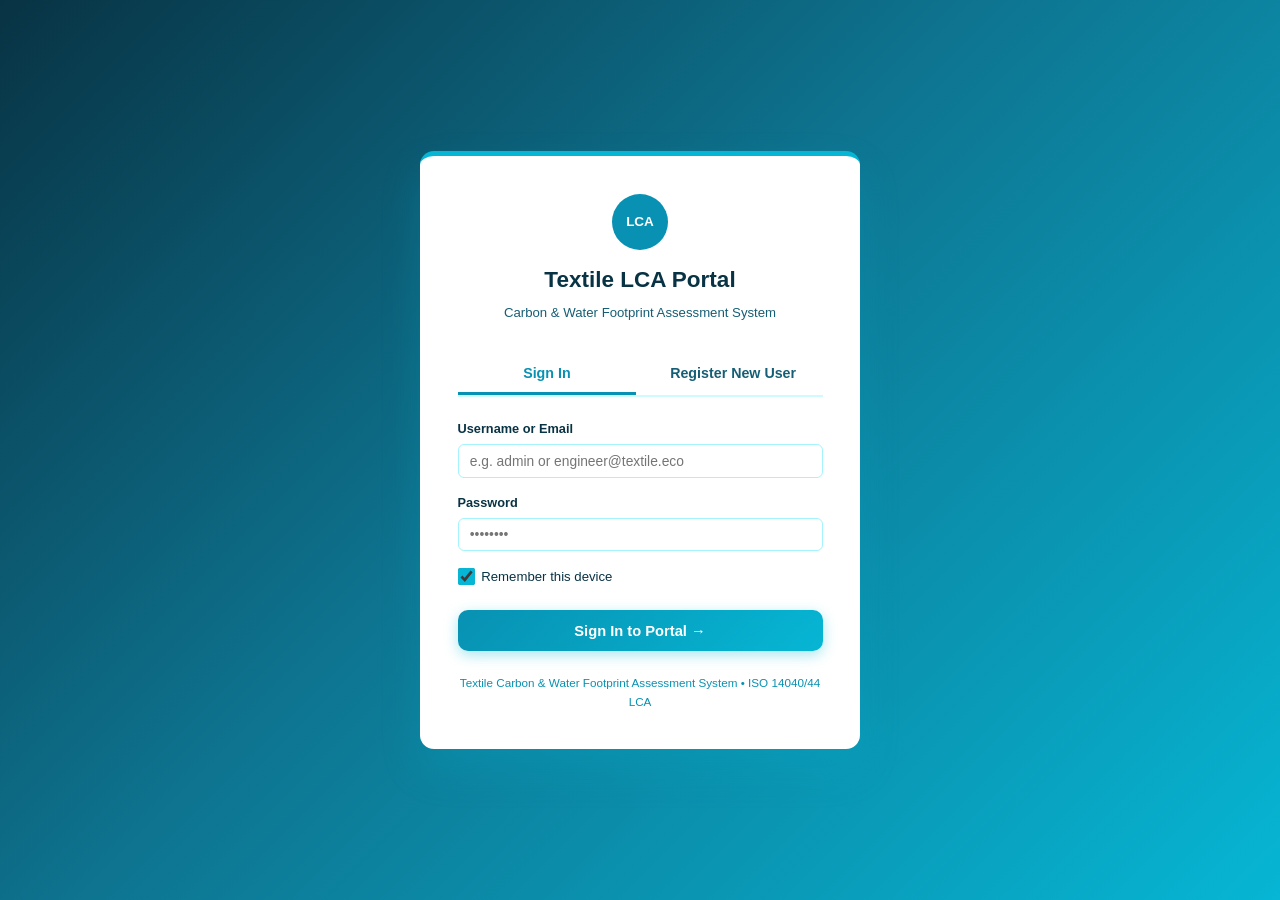
<file: index.html>
<!DOCTYPE html>
<html lang="en">
<head>
    <meta charset="UTF-8">
    <meta name="viewport" content="width=device-width, initial-scale=1.0">
    <title>Production &amp; Energy - Textile Footprint Calculator</title>
    <link rel="stylesheet" href="css/styles.css?v=2.3">
</head>
<body>
    <!-- Main Navigation Header -->
    <header class="site-header">
        <div class="nav-container">
            <a href="index.html" class="brand-logo">
                <span class="brand-icon">LCA</span>
                <span>Textile Footprint Calculator</span>
            </a>
            <ul class="nav-links">
                <li><a href="index.html" class="nav-link active">Production</a></li>
                <li><a href="spinning.html" class="nav-link">Spinning</a></li>
                <li><a href="fabrication.html" class="nav-link">Fabrication</a></li>
                <li><a href="wet-processing.html" class="nav-link">Wet Processing</a></li>
                <li><a href="printing.html" class="nav-link">Printing</a></li>
                <li><a href="garments.html" class="nav-link">Garments</a></li>
                <li><a href="etp.html" class="nav-link">ETP</a></li>
                <li><a href="packaging.html" class="nav-link">Packaging</a></li>
                <li><a href="results.html" class="nav-link">Results</a></li>
                <li><a href="chemicals.html" class="nav-link">Chemical Library</a></li>
                <li><a href="profile.html" class="nav-link">Orders &amp; Profile</a></li>
            </ul>
            <div class="user-nav-slot"></div>
        </div>
    </header>

    <!-- Progress Stepper (8 Steps) -->
    <div class="stepper-bar-container">
        <div class="stepper-bar">
            <a href="index.html" class="step-item active">
                <span class="step-number">•</span>
                <span>Production</span>
            </a>
            <div class="step-divider"></div>
            <a href="spinning.html" class="step-item">
                <span class="step-number">•</span>
                <span>Spinning</span>
            </a>
            <div class="step-divider"></div>
            <a href="fabrication.html" class="step-item">
                <span class="step-number">•</span>
                <span>Fabrication</span>
            </a>
            <div class="step-divider"></div>
            <a href="wet-processing.html" class="step-item">
                <span class="step-number">•</span>
                <span>Wet Processing</span>
            </a>
            <div class="step-divider"></div>
            <a href="printing.html" class="step-item">
                <span class="step-number">•</span>
                <span>Printing</span>
            </a>
            <div class="step-divider"></div>
            <a href="garments.html" class="step-item">
                <span class="step-number">•</span>
                <span>Garments</span>
            </a>
            <div class="step-divider"></div>
            <a href="etp.html" class="step-item">
                <span class="step-number">•</span>
                <span>ETP</span>
            </a>
            <div class="step-divider"></div>
            <a href="packaging.html" class="step-item">
                <span class="step-number">•</span>
                <span>Packaging</span>
            </a>
            <div class="step-divider"></div>
            <a href="results.html" class="step-item">
                <span class="step-number">•</span>
                <span>Results</span>
            </a>
        </div>
    </div>

    <!-- Main Container -->
    <main>
        <div class="page-intro">
            <h1 class="page-title">Production Overview &amp; Factory Energy</h1>
            <p class="page-subtitle">Configure the production order specifications and baseline facility energy sources.</p>
        </div>

        <!-- SECTION: Production Overview (Raw Material segment removed!) -->
        <section class="card" id="sec-production">
            <div class="card-header-styled">
                <h2><span>Production Overview</span></h2>
                <span class="badge-tag">Order Setup</span>
            </div>
            <p class="section-desc">Specify the fabric type and finished fabric target output weight.</p>

            <div class="form-row">
                <div class="form-group">
                    <label for="fabricType">Fabric Composition</label>
                    <select id="fabricType" onchange="handleFabricTypeChange()">
                        <option value="cotton">100% Cotton</option>
                        <option value="polyester">100% Polyester</option>
                        <option value="blend">Cotton / Polyester Blend</option>
                    </select>
                </div>
                <div class="form-group">
                    <label for="productionWeight">Production Weight (kg of finished fabric)</label>
                    <input type="number" id="productionWeight" value="1000" min="1" step="1">
                    <small>Basis for per-kg carbon and water intensity metrics</small>
                </div>
            </div>

            <!-- Blend Ratio Row -->
            <div class="form-row" id="blendRow" style="display: none;">
                <div class="form-group">
                    <label for="cottonRatio">Cotton Ratio (%)</label>
                    <input type="number" id="cottonRatio" value="60" min="0" max="100" step="1" oninput="handleRatioChange('cotton')">
                </div>
                <div class="form-group">
                    <label for="polyRatio">Polyester Ratio (%)</label>
                    <input type="number" id="polyRatio" value="40" min="0" max="100" step="1" oninput="handleRatioChange('poly')">
                </div>
            </div>
        </section>

        <!-- SECTION: General Energy Sources & Factory Utilities (Reference Only) -->
        <section class="card" id="sec-energy">
            <div class="card-header-styled">
                <h2><span>Factory Utilities Overview &amp; Emission Benchmarks</span></h2>
                <span class="badge-tag badge-blue">Display Only &bull; Reference Benchmarks</span>
            </div>
            <div style="background: #eff6ff; border: 1px solid #bfdbfe; border-left: 4px solid #3b82f6; border-radius: 6px; padding: 0.9rem 1.1rem; margin-bottom: 1.4rem; font-size: 0.88rem; color: #1e40af; line-height: 1.5;">
                <strong>LCA Accounting Note:</strong> The baseline electricity, water, and fuel values entered in this section serve as factory-wide reference metrics and emission factor definitions. To prevent double counting in lifecycle assessment, process-specific electricity and water consumption are calculated directly across each manufacturing segment (Spinning through Packaging) and are <em>not</em> added twice.
            </div>

            <h3>National Grid Electricity (Facility Baseline)</h3>
            <div class="form-row">
                <div class="form-group">
                    <label for="gridElectricity">Grid Electricity Consumed (kWh) [Reference Only]</label>
                    <input type="number" id="gridElectricity" value="5000" min="0" step="1">
                    <small>Factory monthly/batch electricity meter reading (Displayed for overview, not calculated into process stages)</small>
                </div>
                <div class="form-group">
                    <label for="gridEF">Grid Emission Factor (kg CO₂e/kWh)</label>
                    <input type="number" id="gridEF" value="0.85" min="0" step="0.001" oninput="handleGridEFChange()">
                    <small>Applied to all manufacturing stages: India ~0.82, China ~0.58, US ~0.42, EU ~0.30</small>
                </div>
            </div>

            <h3>Factory Water Intake (Facility Baseline)</h3>
            <div class="form-row">
                <div class="form-group">
                    <label for="facilityWaterL">Total Facility Water Consumed (Litres) [Reference Only]</label>
                    <input type="number" id="facilityWaterL" value="150000" min="0" step="1">
                    <small>Total municipal / borewell intake for entire facility (Displayed for reference, stage water calculated per process)</small>
                </div>
                <div class="form-group">
                    <label for="renewableKwh">On-site Renewable Electricity Generated (kWh)</label>
                    <input type="number" id="renewableKwh" value="1000" min="0" step="1">
                    <small>Clean solar PV / wind power generated to displace grid power (Credited as Carbon Avoided)</small>
                </div>
            </div>

            <div class="form-row">
                <div class="form-group">
                    <label for="renewableEF">Renewable Electricity EF (kg CO₂e/kWh)</label>
                    <input type="number" id="renewableEF" value="0.0" min="0" step="0.001" oninput="calculateProductionEnergyTotals()">
                    <small>0.0 for direct zero-carbon renewable energy generation</small>
                </div>
                <div class="form-group">
                    <label for="otherFuelKwh">Other Fuel Energy (Diesel / Biomass / Coal) (kWh)</label>
                    <input type="number" id="otherFuelKwh" value="0" min="0" step="1" oninput="calculateProductionEnergyTotals()">
                    <small>Factory generators, backup fuels, or solid fuel combustion</small>
                </div>
            </div>

            <div class="form-row">
                <div class="form-group">
                    <label for="otherFuelEF">Other Fuel EF (kg CO₂e/kWh)</label>
                    <input type="number" id="otherFuelEF" value="0.32" min="0" step="0.001" oninput="handleOtherFuelEFChange()">
                    <small>Coal ~0.34, Diesel generator ~0.25, Biomass pellets ~0.03-0.08</small>
                </div>
            </div>
        </section>

        <!-- SECTION: Boiler & Thermal Energy Generation System -->
        <section class="card" id="sec-boiler" style="border-left: 4px solid #f97316;">
            <div class="card-header-styled">
                <h2><span>Central Boiler &amp; Process Steam Generation System</span></h2>
                <span class="badge-tag badge-amber">Boiler Fuel &amp; Thermal Energy</span>
            </div>
            <p class="section-desc">
                Configure your textile mill's central boiler house. Boilers generate process steam and thermal energy for dyeing, washing, drying, and heat-setting. The boiler can operate on Natural Gas, Grid Electricity, or Other Fuel.
            </p>

            <div class="form-row">
                <div class="form-group">
                    <label for="boilerFuelType">Boiler Fuel / Power Source</label>
                    <select id="boilerFuelType" onchange="handleBoilerFuelChange()">
                        <option value="natural_gas">Natural Gas (Standard Gas-Fired Boiler)</option>
                        <option value="electricity">Electricity (Electric Boiler / Electrode Steam Generator)</option>
                        <option value="other_fuel">Other Fuel (Biomass, Diesel, Coal, Heavy Fuel Oil)</option>
                    </select>
                    <small>The selected boiler fuel emission factor is applied to process steam across all stages</small>
                </div>
                <div class="form-group">
                    <label for="boilerEF">Boiler Thermal Emission Factor (kg CO₂e/kWh)</label>
                    <input type="number" id="boilerEF" value="0.184" min="0" step="0.001" oninput="calculateProductionEnergyTotals()">
                    <small id="boilerEFHint">Natural gas standard factor: 0.184 kg CO₂e/kWh</small>
                </div>
            </div>

            <div class="form-row">
                <div class="form-group">
                    <label for="boilerEfficiency">Boiler Operating Thermal Efficiency (%)</label>
                    <input type="number" id="boilerEfficiency" value="85" min="40" max="99" step="1">
                    <small>Standard modern textile steam boilers operate between 80% and 88% efficiency</small>
                </div>
                <div class="form-group">
                    <label for="natGasKwh">Boiler Reference Fuel / Energy Intake (kWh) [Reference Only]</label>
                    <input type="number" id="natGasKwh" value="8000" min="0" step="1" oninput="calculateProductionEnergyTotals()">
                    <small>Boiler fuel intake reference (Displayed for reference, stage steam computed per process)</small>
                </div>
            </div>
        </section>

        <!-- SECTION: Production Stage Energy & Emission Allocation Summary -->
        <section class="card" style="border-left: 4px solid #0284c7; background: #f0f9ff;">
            <div class="card-header-styled">
                <h2><span>Production Stage Energy &amp; Emission Allocation Summary</span></h2>
                <span class="badge-tag badge-blue">Allocation Basis</span>
            </div>
            <p class="section-desc">
                Energy baseline and total emissions used to calculate the electricity carbon footprint across all subsequent stages:
                <strong>Per stage EF = Total EF × (Per stage electricity / Total electricity)</strong>.
            </p>

            <div style="display: grid; grid-template-columns: repeat(auto-fit, minmax(230px, 1fr)); gap: 1rem; margin-top: 1rem;">
                <div style="background: #ffffff; padding: 1rem; border-radius: var(--radius-sm); border: 1px solid #bae6fd;">
                    <div style="font-size: 0.76rem; font-weight: 700; color: #0369a1; text-transform: uppercase;">Total Electricity / Energy</div>
                    <div id="dispTotalProdElectricity" style="font-size: 1.35rem; font-weight: 800; color: #0284c7; margin: 0.2rem 0;">14,000 kWh</div>
                    <small style="color: #64748b; font-size: 0.78rem;">National Grid + Natural Gas + Other Fuel + Renewable</small>
                </div>
                <div style="background: #ffffff; padding: 1rem; border-radius: var(--radius-sm); border: 1px solid #bae6fd;">
                    <div style="font-size: 0.76rem; font-weight: 700; color: #0369a1; text-transform: uppercase;">Total Emission Factor (Emissions)</div>
                    <div id="dispTotalProdEF" style="font-size: 1.35rem; font-weight: 800; color: #059669; margin: 0.2rem 0;">5,722.0 kg CO₂e</div>
                    <small style="color: #64748b; font-size: 0.78rem;">(Grid×EF) + (Gas×EF) + (Other×EF) + (Renew×EF)</small>
                </div>
                <div style="background: #ffffff; padding: 1rem; border-radius: var(--radius-sm); border: 1px solid #bae6fd;">
                    <div style="font-size: 0.76rem; font-weight: 700; color: #0369a1; text-transform: uppercase;">Allocated Emission Factor</div>
                    <div id="dispEffectiveUnitEF" style="font-size: 1.35rem; font-weight: 800; color: #0f766e; margin: 0.2rem 0;">0.409 kg CO₂e/kWh</div>
                    <small style="color: #64748b; font-size: 0.78rem;">Total EF / Total Electricity</small>
                </div>
            </div>
        </section>

        <!-- Page Navigation Actions -->
        <div class="page-nav-actions">
            <div>
                <button type="button" class="btn-secondary" onclick="resetFormToDefaults()">↺ Reset to Defaults</button>
            </div>
            <div>
                <a href="spinning.html" class="btn-primary">
                    Next: Spinning &rarr;
                </a>
            </div>
        </div>
    </main>

    <footer class="site-footer">
        <p>Textile Carbon &amp; Water Footprint Calculator &bull; Multi-Stage LCA Engine</p>
        <p>Emission factors based on IPCC, Higg MSI, ecoinvent, and textile mill benchmarks.</p>
    </footer>

    <!-- Scripts -->
    <script src="js/auth.js"></script>
    <script src="js/chemicals-data.js"></script>
    <script src="js/state.js"></script>
    <script src="js/calculator.js"></script>
    <script>
        function handleFabricTypeChange() {
            const ft = document.getElementById('fabricType').value;
            const blendRow = document.getElementById('blendRow');
            blendRow.style.display = (ft === 'blend') ? 'flex' : 'none';
            saveCurrentInputs();
        }

        function handleRatioChange(source) {
            const cottonInput = document.getElementById('cottonRatio');
            const polyInput = document.getElementById('polyRatio');
            if (source === 'cotton') {
                const cVal = Math.min(100, Math.max(0, parseFloat(cottonInput.value) || 0));
                polyInput.value = (100 - cVal);
            } else {
                const pVal = Math.min(100, Math.max(0, parseFloat(polyInput.value) || 0));
                cottonInput.value = (100 - pVal);
            }
            saveCurrentInputs();
        }

        function handleBoilerFuelChange() {
            const fuel = document.getElementById('boilerFuelType').value;
            const efInput = document.getElementById('boilerEF');
            const hint = document.getElementById('boilerEFHint');
            const gridEF = parseFloat(document.getElementById('gridEF').value) || 0.85;
            const otherEF = parseFloat(document.getElementById('otherFuelEF').value) || 0.32;

            if (fuel === 'electricity') {
                efInput.value = gridEF;
                hint.textContent = `Electric boiler inherits grid EF: ${gridEF} kg CO₂e/kWh`;
            } else if (fuel === 'other_fuel') {
                efInput.value = otherEF;
                hint.textContent = `Other fuel boiler EF: ${otherEF} kg CO₂e/kWh (Biomass, Diesel, Coal)`;
            } else {
                efInput.value = 0.184;
                hint.textContent = 'Natural gas standard factor: 0.184 kg CO₂e/kWh';
            }
            saveCurrentInputs();
        }

        function calculateProductionEnergyTotals() {
            const gridKwh = parseFloat(document.getElementById('gridElectricity').value) || 0;
            const gridEF = parseFloat(document.getElementById('gridEF').value) || 0;
            const gasKwh = parseFloat(document.getElementById('natGasKwh').value) || 0;
            const gasEF = parseFloat(document.getElementById('boilerEF').value) || 0;
            const otherKwh = parseFloat(document.getElementById('otherFuelKwh').value) || 0;
            const otherEF = parseFloat(document.getElementById('otherFuelEF').value) || 0;
            const renewKwh = parseFloat(document.getElementById('renewableKwh').value) || 0;
            const renewEF = parseFloat(document.getElementById('renewableEF').value) || 0;

            // Total electricity = national grid + natural gas + other fuel + renewable energy
            const totalElec = gridKwh + gasKwh + otherKwh + renewKwh;

            // Total emission factor (total emissions in kg CO2e) =
            // (national grid electricity * EF) + (natural gas electricity * EF) + (other fuel * EF) + (renewable energy * EF)
            const totalEF = (gridKwh * gridEF) + (gasKwh * gasEF) + (otherKwh * otherEF) + (renewKwh * renewEF);
            const unitEF = totalElec > 0 ? (totalEF / totalElec) : gridEF;

            const elTotalElec = document.getElementById('dispTotalProdElectricity');
            const elTotalEF = document.getElementById('dispTotalProdEF');
            const elUnitEF = document.getElementById('dispEffectiveUnitEF');

            if (elTotalElec) elTotalElec.textContent = `${totalElec.toLocaleString('en-US', { maximumFractionDigits: 0 })} kWh`;
            if (elTotalEF) elTotalEF.textContent = `${totalEF.toLocaleString('en-US', { minimumFractionDigits: 1, maximumFractionDigits: 1 })} kg CO₂e`;
            if (elUnitEF) elUnitEF.textContent = `${unitEF.toFixed(3)} kg CO₂e/kWh`;
        }

        function handleGridEFChange() {
            const fuel = document.getElementById('boilerFuelType').value;
            if (fuel === 'electricity') {
                document.getElementById('boilerEF').value = document.getElementById('gridEF').value;
            }
            calculateProductionEnergyTotals();
            saveCurrentInputs();
        }

        function handleOtherFuelEFChange() {
            const fuel = document.getElementById('boilerFuelType').value;
            if (fuel === 'other_fuel') {
                document.getElementById('boilerEF').value = document.getElementById('otherFuelEF').value;
            }
            calculateProductionEnergyTotals();
            saveCurrentInputs();
        }

        function saveCurrentInputs() {
            updateProjectState({
                fabricType: document.getElementById('fabricType').value,
                productionWeight: parseFloat(document.getElementById('productionWeight').value) || 1000,
                cottonRatio: parseFloat(document.getElementById('cottonRatio').value) || 60,
                polyRatio: parseFloat(document.getElementById('polyRatio').value) || 40,
                gridElectricity: parseFloat(document.getElementById('gridElectricity').value) || 0,
                gridEF: parseFloat(document.getElementById('gridEF').value) || 0,
                facilityWaterL: parseFloat(document.getElementById('facilityWaterL').value) || 0,
                natGasKwh: parseFloat(document.getElementById('natGasKwh').value) || 0,
                renewableKwh: parseFloat(document.getElementById('renewableKwh').value) || 0,
                renewableEF: parseFloat(document.getElementById('renewableEF').value) || 0,
                otherFuelKwh: parseFloat(document.getElementById('otherFuelKwh').value) || 0,
                otherFuelEF: parseFloat(document.getElementById('otherFuelEF').value) || 0,
                boilerFuelType: document.getElementById('boilerFuelType').value,
                boilerEF: parseFloat(document.getElementById('boilerEF').value) || 0.184,
                boilerEfficiency: parseFloat(document.getElementById('boilerEfficiency').value) || 85
            });
            calculateProductionEnergyTotals();
        }

        function populateForm() {
            const state = getProjectState();
            document.getElementById('fabricType').value = state.fabricType || 'cotton';
            document.getElementById('productionWeight').value = state.productionWeight || 1000;
            document.getElementById('cottonRatio').value = state.cottonRatio || 60;
            document.getElementById('polyRatio').value = state.polyRatio || 40;

            document.getElementById('gridElectricity').value = state.gridElectricity !== undefined ? state.gridElectricity : 5000;
            document.getElementById('gridEF').value = state.gridEF !== undefined ? state.gridEF : 0.85;
            document.getElementById('facilityWaterL').value = state.facilityWaterL !== undefined ? state.facilityWaterL : 150000;
            document.getElementById('renewableKwh').value = state.renewableKwh !== undefined ? state.renewableKwh : 1000;
            document.getElementById('renewableEF').value = state.renewableEF !== undefined ? state.renewableEF : 0.0;
            document.getElementById('otherFuelKwh').value = state.otherFuelKwh !== undefined ? state.otherFuelKwh : 0;
            document.getElementById('otherFuelEF').value = state.otherFuelEF !== undefined ? state.otherFuelEF : 0.32;

            document.getElementById('boilerFuelType').value = state.boilerFuelType || 'natural_gas';
            document.getElementById('boilerEF').value = state.boilerEF !== undefined ? state.boilerEF : 0.184;
            document.getElementById('boilerEfficiency').value = state.boilerEfficiency !== undefined ? state.boilerEfficiency : 85;
            document.getElementById('natGasKwh').value = state.natGasKwh !== undefined ? state.natGasKwh : 8000;

            handleFabricTypeChange();
            // Update boiler hint based on current state
            const fuel = document.getElementById('boilerFuelType').value;
            const hint = document.getElementById('boilerEFHint');
            if (fuel === 'electricity') {
                hint.textContent = `Electric boiler inherits grid EF: ${document.getElementById('gridEF').value} kg CO₂e/kWh`;
            } else if (fuel === 'other_fuel') {
                hint.textContent = `Other fuel boiler EF: ${document.getElementById('otherFuelEF').value} kg CO₂e/kWh (Biomass, Diesel, Coal)`;
            } else {
                hint.textContent = 'Natural gas standard factor: 0.184 kg CO₂e/kWh';
            }

            calculateProductionEnergyTotals();
        }

        function resetFormToDefaults() {
            if (confirm('Reset production overview and energy inputs to defaults?')) {
                resetProjectState();
                populateForm();
                showToast('Inputs reset to factory defaults.', 'info');
            }
        }

        document.addEventListener('DOMContentLoaded', () => {
            populateForm();

            // Auto-save on all inputs
            document.querySelectorAll('input, select').forEach(el => {
                el.addEventListener('input', saveCurrentInputs);
                el.addEventListener('change', saveCurrentInputs);
            });
        });
    </script>
</body>
</html>
</file>
<file: css/styles.css>
/* ==========================================================================
   TEXTILE FOOTPRINT CALCULATOR - STYLESHEET
   Eco-Sustainability Theme, Multi-page Navigation, Component System
   ========================================================================== */

:root {
    --primary: #06b6d4;
    --primary-light: #22d3ee;
    --primary-dark: #0891b2;
    --primary-deep: #0e7490;
    --primary-subtle: #cffafe;
    --accent-cyan: #00e5ff;
    --accent-blue: #0284c7;
    --accent-blue-subtle: #e0f2fe;
    --accent-amber: #f59e0b;
    --accent-teal: #0d9488;
    --bg-page: #e0f2f5;
    --bg-card: #ffffff;
    --text-main: #083344;
    --text-muted: #155e75;
    --text-light: #0891b2;
    --border-color: #a5f3fc;
    --border-focus: #06b6d4;
    --shadow-sm: 0 2px 6px rgba(6, 182, 212, 0.10);
    --shadow-md: 0 6px 18px rgba(6, 182, 212, 0.16);
    --shadow-lg: 0 12px 30px rgba(6, 182, 212, 0.22);
    --radius-sm: 6px;
    --radius-md: 10px;
    --radius-lg: 14px;
    --transition: all 0.2s ease-in-out;
}

*, *::before, *::after {
    box-sizing: border-box;
    margin: 0;
    padding: 0;
}

html {
    font-size: 15px;
    scroll-behavior: smooth;
}

body {
    font-family: 'Segoe UI', -apple-system, BlinkMacSystemFont, Roboto, sans-serif;
    background: radial-gradient(circle at 15% 15%, #cffafe 0%, #e0f7fa 35%, #ecfeff 70%, #e0f2fe 100%);
    background-attachment: fixed;
    color: var(--text-main);
    line-height: 1.6;
    min-height: 100vh;
    display: flex;
    flex-direction: column;
}

/* ==========================================================================
   NAVIGATION BAR & HEADER (BOLD CYAN PALETTE)
   ========================================================================== */
.site-header {
    background: linear-gradient(135deg, #0e7490 0%, #0891b2 50%, #06b6d4 100%);
    border-bottom: 1px solid rgba(255, 255, 255, 0.2);
    position: sticky;
    top: 0;
    z-index: 100;
    box-shadow: 0 4px 18px rgba(6, 182, 212, 0.25);
}

.nav-container {
    max-width: 1200px;
    margin: 0 auto;
    padding: 0.8rem 1.5rem;
    display: flex;
    align-items: center;
    justify-content: space-between;
    gap: 1.5rem;
}

.brand-logo {
    display: flex;
    align-items: center;
    gap: 0.6rem;
    text-decoration: none;
    color: #ffffff;
    font-weight: 700;
    font-size: 1.2rem;
    letter-spacing: -0.3px;
}

.brand-icon {
    font-size: 1.6rem;
    filter: drop-shadow(0 2px 4px rgba(0,0,0,0.2));
}

.nav-links {
    display: flex;
    align-items: center;
    gap: 0.4rem;
    list-style: none;
}

.nav-link {
    display: inline-flex;
    align-items: center;
    gap: 0.35rem;
    text-decoration: none;
    color: rgba(255, 255, 255, 0.88);
    font-size: 0.9rem;
    font-weight: 500;
    padding: 0.45rem 0.85rem;
    border-radius: var(--radius-sm);
    transition: var(--transition);
}

.nav-link:hover {
    color: #ffffff;
    background-color: rgba(255, 255, 255, 0.18);
}

.nav-link.active {
    color: #ffffff;
    background-color: rgba(255, 255, 255, 0.28);
    font-weight: 700;
    box-shadow: 0 2px 8px rgba(0,0,0,0.12);
}

/* User Profile Badge */
.user-profile-badge {
    display: flex;
    align-items: center;
    gap: 0.6rem;
    padding-left: 0.75rem;
    border-left: 1px solid rgba(255, 255, 255, 0.3);
}

.user-avatar {
    width: 32px;
    height: 32px;
    border-radius: 50%;
    background: #ffffff;
    color: #0891b2;
    display: flex;
    align-items: center;
    justify-content: center;
    font-weight: 800;
    font-size: 0.85rem;
    box-shadow: 0 2px 6px rgba(0,0,0,0.15);
}

.user-meta {
    display: flex;
    flex-direction: column;
}

.user-name {
    font-size: 0.82rem;
    font-weight: 700;
    color: #ffffff;
    line-height: 1.2;
}

.user-role {
    font-size: 0.72rem;
    color: #cffafe;
    line-height: 1.2;
}

.btn-profile-nav {
    background: rgba(255, 255, 255, 0.22);
    border: 1px solid rgba(255, 255, 255, 0.5);
    color: #ffffff;
    padding: 0.3rem 0.65rem;
    border-radius: var(--radius-sm);
    font-size: 0.75rem;
    font-weight: 600;
    text-decoration: none;
    cursor: pointer;
    display: inline-flex;
    align-items: center;
    gap: 0.3rem;
    transition: var(--transition);
}

.btn-profile-nav:hover {
    background: #ffffff;
    color: #0891b2;
}

.btn-logout {
    background: rgba(255, 255, 255, 0.15);
    border: 1px solid rgba(255, 255, 255, 0.4);
    color: #ffffff;
    padding: 0.3rem 0.6rem;
    border-radius: var(--radius-sm);
    font-size: 0.75rem;
    cursor: pointer;
    display: inline-flex;
    align-items: center;
    gap: 0.3rem;
    transition: var(--transition);
}

.btn-logout:hover {
    background: #ef4444;
    color: #ffffff;
    border-color: #ef4444;
}

/* ==========================================================================
   PROGRESS STEPPER BAR (CYAN THEME)
   ========================================================================== */
.stepper-bar-container {
    background: rgba(255, 255, 255, 0.85);
    backdrop-filter: blur(8px);
    border-bottom: 1px solid #a5f3fc;
    padding: 0.85rem 1rem;
    overflow-x: auto;
}

.stepper-bar {
    max-width: 1050px;
    margin: 0 auto;
    display: flex;
    align-items: center;
    justify-content: space-between;
    min-width: 650px;
}

.step-item {
    display: flex;
    align-items: center;
    gap: 0.5rem;
    text-decoration: none;
    color: var(--text-muted);
    font-size: 0.85rem;
    font-weight: 500;
    transition: var(--transition);
}

.step-number {
    width: 28px;
    height: 28px;
    border-radius: 50%;
    background: #cffafe;
    color: #0891b2;
    display: flex;
    align-items: center;
    justify-content: center;
    font-size: 0.82rem;
    font-weight: 700;
}

.step-item.active {
    color: #0891b2;
    font-weight: 700;
}

.step-item.active .step-number {
    background: linear-gradient(135deg, #0891b2, #06b6d4);
    color: #ffffff;
    box-shadow: 0 2px 10px rgba(6, 182, 212, 0.5);
}

.step-item.completed {
    color: var(--primary-deep);
}

.step-item.completed .step-number {
    background: #22d3ee;
    color: #083344;
    font-weight: 800;
}

.step-divider {
    flex: 1;
    height: 2px;
    background: #a5f3fc;
    margin: 0 0.8rem;
}

/* ==========================================================================
   MAIN CONTENT & LAYOUT
   ========================================================================== */
main {
    max-width: 1050px;
    margin: 1.8rem auto;
    padding: 0 1.2rem;
    flex: 1;
    width: 100%;
}

.page-intro {
    margin-bottom: 1.5rem;
}

.page-title {
    font-size: 1.7rem;
    font-weight: 700;
    color: var(--primary-dark);
    display: flex;
    align-items: center;
    gap: 0.5rem;
    margin-bottom: 0.35rem;
}

.page-subtitle {
    color: var(--text-muted);
    font-size: 0.95rem;
}

/* ==========================================================================
   CARDS & SECTIONS
   ========================================================================== */
.card {
    background: var(--bg-card);
    border-radius: var(--radius-md);
    padding: 1.5rem;
    margin-bottom: 1.3rem;
    border: 1px solid #bae6fd;
    border-top: 4px solid #06b6d4;
    box-shadow: 0 4px 18px rgba(6, 182, 212, 0.10);
    transition: box-shadow 0.2s ease, transform 0.2s ease;
}

.card:hover {
    transform: translateY(-1px);
    box-shadow: 0 8px 26px rgba(6, 182, 212, 0.18);
}

.card-header-styled {
    display: flex;
    align-items: center;
    justify-content: space-between;
    margin-bottom: 1rem;
    padding-bottom: 0.6rem;
    border-bottom: 1px solid #cffafe;
}

.card h2 {
    font-size: 1.25rem;
    font-weight: 700;
    color: #0891b2;
    display: flex;
    align-items: center;
    gap: 0.5rem;
}

.card h3 {
    font-size: 1rem;
    font-weight: 600;
    color: #0e7490;
    margin-top: 1.1rem;
    margin-bottom: 0.5rem;
}

.section-desc {
    font-size: 0.88rem;
    color: var(--text-muted);
    margin-bottom: 0.8rem;
}

.badge-tag {
    background: #cffafe;
    color: #0891b2;
    font-size: 0.75rem;
    font-weight: 700;
    padding: 0.25rem 0.7rem;
    border-radius: 20px;
    border: 1px solid #a5f3fc;
}

.badge-blue {
    background: var(--accent-blue-subtle);
    color: var(--accent-blue);
}

.badge-amber {
    background: #fff3e0;
    color: #e65100;
}

/* ==========================================================================
   FORM COMPONENTS
   ========================================================================== */
.form-row {
    display: flex;
    gap: 1.2rem;
    flex-wrap: wrap;
    margin-bottom: 0.8rem;
}

.form-group {
    flex: 1;
    min-width: 220px;
    display: flex;
    flex-direction: column;
}

.form-group label {
    font-size: 0.85rem;
    font-weight: 600;
    margin-bottom: 0.3rem;
    color: var(--text-main);
}

.form-group input,
.form-group select,
.form-group textarea {
    padding: 0.55rem 0.75rem;
    border: 1px solid var(--border-color);
    border-radius: var(--radius-sm);
    font-size: 0.92rem;
    color: var(--text-main);
    background-color: #fff;
    transition: var(--transition);
}

.form-group input:focus,
.form-group select:focus,
.form-group textarea:focus {
    outline: none;
    border-color: #06b6d4;
    box-shadow: 0 0 0 3px rgba(6, 182, 212, 0.25);
}

.form-group small {
    font-size: 0.76rem;
    color: var(--text-muted);
    margin-top: 0.25rem;
}

.checkbox-group {
    display: flex;
    flex-wrap: wrap;
    gap: 1.2rem;
    margin: 0.6rem 0;
}

.checkbox-label {
    display: inline-flex;
    align-items: center;
    gap: 0.45rem;
    font-size: 0.88rem;
    color: var(--text-main);
    cursor: pointer;
    user-select: none;
}

.checkbox-label input[type="checkbox"] {
    accent-color: var(--primary);
    width: 17px;
    height: 17px;
    cursor: pointer;
}

/* Switch style container */
.toggle-card-header {
    display: flex;
    align-items: center;
    justify-content: space-between;
    padding: 0.5rem 0;
}

/* ==========================================================================
   DYNAMIC CHEMICAL ROWS & "OTHER" CUSTOM CHEMICALS
   ========================================================================== */
.chem-container {
    display: flex;
    flex-direction: column;
    gap: 0.6rem;
    margin-bottom: 0.8rem;
}

.chem-row {
    background: #f8fafc;
    border: 1px solid var(--border-color);
    border-radius: var(--radius-sm);
    padding: 0.75rem 0.95rem;
    display: flex;
    align-items: flex-start;
    gap: 0.85rem;
    flex-wrap: wrap;
    transition: border-color 0.2s ease;
}

.chem-row:hover {
    border-color: #06b6d4;
}

.chem-select-wrap {
    flex: 3;
    min-width: 250px;
    display: flex;
    flex-direction: column;
}

.chem-select {
    width: 100%;
    padding: 0.5rem 0.65rem;
    border: 1px solid var(--border-color);
    border-radius: var(--radius-sm);
    font-size: 0.88rem;
    background: #fff;
}

.custom-name-box {
    display: flex;
    align-items: center;
    gap: 0.4rem;
    margin-top: 0.4rem;
}

.chem-custom-name {
    flex: 1;
    padding: 0.45rem 0.6rem;
    border: 1px solid #0891b2;
    border-radius: var(--radius-sm);
    font-size: 0.85rem;
    background: #ecfeff;
}

.btn-save-chem {
    background: #0891b2;
    color: #fff;
    border: none;
    padding: 0.42rem 0.75rem;
    border-radius: var(--radius-sm);
    font-size: 0.78rem;
    font-weight: 600;
    cursor: pointer;
    white-space: nowrap;
    transition: var(--transition);
}

.btn-save-chem:hover {
    background: #0e7490;
}

.chem-input-wrap {
    flex: 1;
    min-width: 120px;
    display: flex;
    flex-direction: column;
}

.compact-label {
    font-size: 0.78rem;
    font-weight: 700;
    color: #475569;
    margin-bottom: 0.25rem;
    text-transform: uppercase;
    letter-spacing: 0.03em;
    display: block;
}

.chem-qty, .chem-ef {
    padding: 0.45rem 0.55rem;
    border: 1px solid var(--border-color);
    border-radius: var(--radius-sm);
    font-size: 0.88rem;
    width: 100%;
}

.btn-remove-chem {
    background: #ffebee;
    color: #c62828;
    border: 1px solid #ffcdd2;
    border-radius: 50%;
    width: 28px;
    height: 28px;
    font-size: 0.8rem;
    cursor: pointer;
    display: flex;
    align-items: center;
    justify-content: center;
    flex-shrink: 0;
    margin-top: 1.15rem;
    transition: var(--transition);
}

.btn-remove-chem:hover {
    background: #ef5350;
    color: #fff;
}

.btn-add-chem {
    background: var(--primary-subtle);
    color: #0891b2;
    border: 1px dashed var(--primary);
    padding: 0.5rem 1rem;
    border-radius: var(--radius-sm);
    cursor: pointer;
    font-size: 0.85rem;
    font-weight: 600;
    display: inline-flex;
    align-items: center;
    gap: 0.4rem;
    transition: var(--transition);
}

.btn-add-chem:hover {
    background: var(--primary);
    color: #fff;
}

/* ==========================================================================
   BUTTONS & NAVIGATION ACTIONS
   ========================================================================== */
.page-nav-actions {
    display: flex;
    align-items: center;
    justify-content: space-between;
    margin: 2rem 0 1rem;
    gap: 1rem;
    flex-wrap: wrap;
}

.btn-primary {
    background: linear-gradient(135deg, #0891b2 0%, #06b6d4 100%);
    color: #fff;
    border: none;
    padding: 0.75rem 1.8rem;
    border-radius: var(--radius-md);
    font-size: 0.98rem;
    font-weight: 600;
    cursor: pointer;
    text-decoration: none;
    display: inline-flex;
    align-items: center;
    gap: 0.5rem;
    box-shadow: 0 4px 14px rgba(6, 182, 212, 0.35);
    transition: var(--transition);
}

.btn-primary:hover {
    transform: translateY(-1px);
    box-shadow: 0 6px 18px rgba(6, 182, 212, 0.45);
    background: linear-gradient(135deg, #0e7490 0%, #0891b2 100%);
}

.btn-secondary {
    background: #fff;
    color: var(--text-main);
    border: 1px solid var(--border-color);
    padding: 0.7rem 1.4rem;
    border-radius: var(--radius-md);
    font-size: 0.95rem;
    font-weight: 500;
    cursor: pointer;
    text-decoration: none;
    display: inline-flex;
    align-items: center;
    gap: 0.4rem;
    transition: var(--transition);
}

.btn-secondary:hover {
    background: #ecfeff;
    border-color: #06b6d4;
}

.btn-calculate-launch {
    background: linear-gradient(135deg, #0e7490 0%, #0891b2 50%, #06b6d4 100%);
    color: #fff;
    border: none;
    padding: 0.9rem 2.2rem;
    border-radius: var(--radius-md);
    font-size: 1.1rem;
    font-weight: 700;
    cursor: pointer;
    box-shadow: 0 5px 20px rgba(6, 182, 212, 0.4);
    transition: var(--transition);
}

.btn-calculate-launch:hover {
    transform: translateY(-2px);
    box-shadow: 0 8px 26px rgba(6, 182, 212, 0.5);
}

/* ==========================================================================
   RESULTS DASHBOARD & CHARTS
   ========================================================================== */
.results-kpi-grid {
    display: grid;
    grid-template-columns: repeat(auto-fit, minmax(210px, 1fr));
    gap: 1.2rem;
    margin-bottom: 1.6rem;
}

.kpi-card {
    background: #fff;
    border-radius: var(--radius-md);
    padding: 1.3rem;
    border: 1px solid var(--border-color);
    text-align: center;
    box-shadow: var(--shadow-sm);
    position: relative;
    overflow: hidden;
}

.kpi-card::before {
    content: '';
    position: absolute;
    top: 0; left: 0; right: 0;
    height: 4px;
}

.kpi-carbon::before { background: linear-gradient(90deg, #0891b2, #06b6d4); }
.kpi-water::before { background: linear-gradient(90deg, #0284c7, #38bdf8); }
.kpi-fresh::before { background: linear-gradient(90deg, #d97706, #f59e0b); }
.kpi-saved::before { background: linear-gradient(90deg, #06b6d4, #22d3ee); }
.kpi-renew::before { background: linear-gradient(90deg, #0e7490, #06b6d4); }

.kpi-title {
    font-size: 0.85rem;
    font-weight: 600;
    color: var(--text-muted);
    margin-bottom: 0.4rem;
}

.kpi-value {
    font-size: 2.1rem;
    font-weight: 800;
    color: var(--text-main);
    line-height: 1.1;
}

.kpi-unit {
    font-size: 0.8rem;
    color: var(--text-muted);
    margin-top: 0.15rem;
}

.kpi-intensity {
    font-size: 0.82rem;
    font-weight: 600;
    margin-top: 0.4rem;
    padding-top: 0.4rem;
    border-top: 1px dashed #cffafe;
    color: var(--primary-dark);
}

/* Tables */
.data-table {
    width: 100%;
    border-collapse: collapse;
    margin: 0.8rem 0 1.5rem;
    font-size: 0.88rem;
}

.data-table th {
    background: linear-gradient(135deg, #0891b2, #06b6d4);
    color: #fff;
    padding: 0.65rem 0.8rem;
    text-align: left;
    font-weight: 600;
}

.data-table td {
    padding: 0.6rem 0.8rem;
    border-bottom: 1px solid #e0f2fe;
    color: var(--text-main);
}

.data-table tbody tr:hover {
    background: #ecfeff;
}

.data-table .total-row {
    background: #cffafe;
    font-weight: 700;
}

.data-table .total-row td {
    border-top: 2px solid #0891b2;
    color: #083344;
}

/* Horizontal Bar Charts */
.chart-container {
    background: #fff;
    border: 1px solid var(--border-color);
    border-radius: var(--radius-md);
    padding: 1.2rem;
    margin-bottom: 1.5rem;
}

.chart-bar-wrapper {
    display: flex;
    align-items: center;
    margin-bottom: 0.6rem;
    gap: 0.8rem;
}

.chart-label {
    width: 220px;
    font-size: 0.82rem;
    font-weight: 500;
    text-align: right;
    flex-shrink: 0;
    color: var(--text-main);
    white-space: nowrap;
    overflow: hidden;
    text-overflow: ellipsis;
}

.chart-bar-bg {
    flex: 1;
    background: #ecfeff;
    border-radius: 4px;
    height: 24px;
    overflow: hidden;
    position: relative;
}

.chart-bar {
    height: 100%;
    border-radius: 4px;
    transition: width 0.7s cubic-bezier(0.16, 1, 0.3, 1);
    min-width: 3px;
}

.chart-bar.carbon {
    background: linear-gradient(90deg, #0891b2, #06b6d4);
}

.chart-bar.water {
    background: linear-gradient(90deg, #0284c7, #38bdf8);
}

.chart-value {
    width: 140px;
    font-size: 0.82rem;
    font-weight: 600;
    flex-shrink: 0;
    color: var(--text-muted);
}

/* ==========================================================================
   CHEMICAL LIBRARY / DATABASE STYLES
   ========================================================================== */
.lib-filter-tabs {
    display: flex;
    gap: 0.5rem;
    flex-wrap: wrap;
    margin-bottom: 1.2rem;
}

.lib-tab-btn {
    background: #fff;
    border: 1px solid var(--border-color);
    color: var(--text-muted);
    padding: 0.45rem 1rem;
    border-radius: var(--radius-sm);
    font-size: 0.88rem;
    font-weight: 500;
    cursor: pointer;
    transition: var(--transition);
}

.lib-tab-btn.active, .lib-tab-btn:hover {
    background: var(--primary);
    color: #fff;
    border-color: var(--primary);
}

.chem-card-grid {
    display: grid;
    grid-template-columns: repeat(auto-fill, minmax(300px, 1fr));
    gap: 1rem;
}

.chem-item-card {
    background: #fff;
    border: 1px solid var(--border-color);
    border-radius: var(--radius-md);
    padding: 1.1rem;
    display: flex;
    flex-direction: column;
    justify-content: space-between;
    transition: var(--transition);
}

.chem-item-card:hover {
    border-color: #06b6d4;
    box-shadow: 0 4px 16px rgba(6, 182, 212, 0.18);
}

.chem-item-card.is-custom {
    border-left: 4px solid var(--accent-amber);
}

.chem-item-card.is-standard {
    border-left: 4px solid #06b6d4;
}

.chem-card-header {
    display: flex;
    align-items: flex-start;
    justify-content: space-between;
    gap: 0.5rem;
    margin-bottom: 0.5rem;
}

.chem-card-title {
    font-size: 0.95rem;
    font-weight: 600;
    color: var(--text-main);
}

.chem-card-desc {
    font-size: 0.82rem;
    color: var(--text-muted);
    margin-bottom: 0.8rem;
}

.chem-card-footer {
    display: flex;
    align-items: center;
    justify-content: space-between;
    padding-top: 0.6rem;
    border-top: 1px solid #cffafe;
}

.chem-ef-pill {
    background: #cffafe;
    color: #0891b2;
    font-weight: 700;
    font-size: 0.82rem;
    padding: 0.2rem 0.5rem;
    border-radius: 4px;
}

.btn-del-chem {
    background: transparent;
    color: #e53935;
    border: 1px solid #ffcdd2;
    padding: 0.25rem 0.6rem;
    border-radius: 4px;
    font-size: 0.75rem;
    cursor: pointer;
    transition: var(--transition);
}

.btn-del-chem:hover {
    background: #e53935;
    color: #fff;
}

/* ==========================================================================
   AUTHENTICATION PAGE (LOGIN)
   ========================================================================== */
.auth-page-wrapper {
    min-height: 100vh;
    display: flex;
    align-items: center;
    justify-content: center;
    background: linear-gradient(135deg, #083344 0%, #0e7490 45%, #06b6d4 100%);
    padding: 1.5rem;
}

.auth-card {
    background: #ffffff;
    border-radius: var(--radius-lg);
    box-shadow: 0 20px 40px rgba(6, 182, 212, 0.2);
    width: 100%;
    max-width: 440px;
    padding: 2.5rem;
    border-top: 5px solid #06b6d4;
}

.auth-header {
    text-align: center;
    margin-bottom: 2rem;
}

.auth-logo-badge {
    width: 56px;
    height: 56px;
    border-radius: 50%;
    background: #cffafe;
    color: #0891b2;
    display: inline-flex;
    align-items: center;
    justify-content: center;
    font-size: 1.8rem;
    margin-bottom: 0.8rem;
}

.auth-title {
    font-size: 1.5rem;
    font-weight: 700;
    color: var(--text-main);
}

.auth-subtitle {
    font-size: 0.88rem;
    color: var(--text-muted);
    margin-top: 0.3rem;
}

.demo-helper-box {
    background: #ecfeff;
    border: 1px dashed #06b6d4;
    border-radius: var(--radius-sm);
    padding: 0.75rem;
    margin-bottom: 1.3rem;
    font-size: 0.82rem;
    color: var(--text-muted);
}

.demo-helper-box strong {
    color: var(--primary-dark);
}

/* ==========================================================================
   TOAST NOTIFICATIONS
   ========================================================================== */
.toast-container {
    position: fixed;
    bottom: 24px;
    right: 24px;
    z-index: 9999;
    display: flex;
    flex-direction: column;
    gap: 10px;
}

.toast {
    background: #333;
    color: #fff;
    padding: 0.85rem 1.2rem;
    border-radius: var(--radius-md);
    box-shadow: 0 8px 24px rgba(0,0,0,0.2);
    display: flex;
    align-items: center;
    gap: 0.6rem;
    font-size: 0.9rem;
    transform: translateY(20px);
    opacity: 0;
    transition: all 0.3s cubic-bezier(0.16, 1, 0.3, 1);
    max-width: 380px;
}

.toast.show {
    transform: translateY(0);
    opacity: 1;
}

.toast-success {
    background: #16a34a;
}

.toast-warning {
    background: #e65100;
}

.toast-info {
    background: #1565c0;
}

.toast-icon {
    font-weight: 700;
    font-size: 1rem;
}

/* ==========================================================================
   FOOTER
   ========================================================================== */
.site-footer {
    background: #fff;
    border-top: 1px solid var(--border-color);
    padding: 1.5rem 1rem;
    text-align: center;
    font-size: 0.82rem;
    color: var(--text-muted);
    margin-top: auto;
}

.site-footer p {
    margin-bottom: 0.25rem;
}

/* ==========================================================================
   RESPONSIVENESS & PRINT
   ========================================================================== */
@media (max-width: 820px) {
    .nav-container {
        flex-direction: column;
        align-items: flex-start;
    }
    .nav-links {
        flex-wrap: wrap;
    }
    .chart-label {
        width: 140px;
        font-size: 0.75rem;
    }
    .chart-value {
        width: 100px;
        font-size: 0.75rem;
    }
}

@media (max-width: 600px) {
    .form-row {
        flex-direction: column;
        gap: 0.8rem;
    }
    .form-group {
        min-width: 100%;
    }
    .chem-row {
        flex-direction: column;
        align-items: stretch;
    }
    .chem-select-wrap, .chem-input-wrap {
        min-width: 100%;
    }
    .stepper-bar-container {
        display: none;
    }
}

/* ==========================================================================
   SEGMENT ON/OFF TOGGLE SWITCH & NOTICES
   ========================================================================== */
.segment-switch-card {
    background: #ffffff;
    border: 2px solid var(--border-color);
    border-radius: var(--radius-md);
    padding: 1.2rem 1.6rem;
    margin-bottom: 1.6rem;
    display: flex;
    align-items: center;
    justify-content: space-between;
    gap: 1.5rem;
    box-shadow: var(--shadow-sm);
    transition: var(--transition);
}

.segment-switch-card.segment-off {
    background: #f8fafc;
    border-color: #cbd5e1;
}

.segment-switch-info {
    flex: 1;
}

.segment-status-badge {
    display: inline-block;
    padding: 0.22rem 0.65rem;
    border-radius: 20px;
    font-size: 0.76rem;
    font-weight: 700;
    text-transform: uppercase;
    letter-spacing: 0.5px;
    margin-bottom: 0.4rem;
    background: #dcfce7;
    color: #15803d;
    border: 1px solid #bbf7d0;
}

.segment-status-badge.off {
    background: #f1f5f9;
    color: #64748b;
    border-color: #cbd5e1;
}

.segment-switch-title {
    font-size: 1.18rem;
    font-weight: 700;
    color: var(--text-main);
    margin-bottom: 0.2rem;
}

.segment-switch-desc {
    font-size: 0.88rem;
    color: var(--text-muted);
    margin: 0;
}

/* ==========================================================================
   INTERACTIVE SLIDING BUTTON STAGE SWITCH (SKEUOMORPHIC PILL SWITCH)
   ========================================================================== */
.sliding-button-container {
    display: inline-flex;
    flex-direction: column;
    align-items: center;
    gap: 0;
    flex-shrink: 0;
}

.sliding-button {
    background: transparent;
    border: none;
    padding: 0;
    cursor: pointer;
    outline: none;
    user-select: none;
    -webkit-tap-highlight-color: transparent;
    display: inline-block;
    transition: transform 0.15s ease;
}

.sliding-button:hover {
    transform: scale(1.02);
}

.sliding-button:active {
    transform: scale(0.98);
}

.sliding-button:focus-visible {
    border-radius: 9999px;
    outline: none;
}

.sliding-button:focus-visible .sliding-track {
    box-shadow: 0 0 0 3px rgba(0, 200, 83, 0.45);
}

.sliding-track {
    position: relative;
    display: block;
    width: 96px;
    height: 48px;
    border-radius: 9999px;
    background: #eaedf0;
    box-shadow: inset 0 2px 5px rgba(0, 0, 0, 0.12), inset 0 -1px 2px rgba(255, 255, 255, 0.7);
    transition: background-color 0.28s cubic-bezier(0.4, 0, 0.2, 1), box-shadow 0.28s ease;
    box-sizing: border-box;
    overflow: visible;
}

.sliding-track-label {
    position: absolute;
    top: 0;
    width: 48px;
    height: 48px;
    display: flex;
    align-items: center;
    justify-content: center;
    font-family: -apple-system, BlinkMacSystemFont, "Segoe UI", Roboto, "Helvetica Neue", Arial, sans-serif;
    user-select: none;
    pointer-events: none;
    line-height: 1;
    z-index: 2;
    transition: opacity 0.22s ease, transform 0.22s ease;
}

.sliding-track-label.on-label {
    left: 0;
    font-size: 1.15rem;
    font-weight: 900;
    letter-spacing: 0.5px;
    color: #009938;
    text-shadow: 0 1px 1px rgba(255, 255, 255, 0.38), 0 -1px 1px rgba(0, 0, 0, 0.24);
    opacity: 0;
    transform: scale(0.85);
}

.sliding-track-label.off-label {
    right: 0;
    font-size: 1.05rem;
    font-weight: 800;
    letter-spacing: 0.5px;
    color: #b0b6bf;
    text-shadow: 0 1px 1px #ffffff, 0 -1px 1px rgba(0, 0, 0, 0.18);
    opacity: 1;
    transform: scale(1);
}

.sliding-thumb {
    position: absolute;
    top: 4px;
    left: 4px;
    width: 40px;
    height: 40px;
    border-radius: 50%;
    background: radial-gradient(circle at 45% 38%, #ffffff 0%, #fbfbfc 65%, #f1f3f6 100%);
    box-shadow: 0 4px 10px rgba(0, 0, 0, 0.22), 0 1px 3px rgba(0, 0, 0, 0.12);
    z-index: 3;
    transition: transform 0.28s cubic-bezier(0.4, 0, 0.2, 1), box-shadow 0.28s ease;
}

/* ACTIVE (ON) STATE */
.sliding-button.active .sliding-track {
    background-color: #00c853;
    box-shadow: inset 0 2px 5px rgba(0, 0, 0, 0.16), inset 0 -1px 2px rgba(255, 255, 255, 0.2);
}

.sliding-button.active .sliding-thumb {
    transform: translateX(48px);
    box-shadow: 0 4px 10px rgba(0, 0, 0, 0.25), 0 1px 3px rgba(0, 0, 0, 0.15);
}

.sliding-button.active .sliding-track-label.on-label {
    opacity: 1;
    transform: scale(1);
}

.sliding-button.active .sliding-track-label.off-label {
    opacity: 0;
    transform: scale(0.85);
}

/* INACTIVE (OFF) STATE */
.sliding-button:not(.active) .sliding-track {
    background-color: #eaedf0;
    box-shadow: inset 0 2px 5px rgba(0, 0, 0, 0.12), inset 0 -1px 2px rgba(255, 255, 255, 0.7);
}

.sliding-button:not(.active) .sliding-thumb {
    transform: translateX(0);
    box-shadow: 0 4px 10px rgba(0, 0, 0, 0.18), 0 1px 3px rgba(0, 0, 0, 0.1);
}

.sliding-button:not(.active) .sliding-track-label.on-label {
    opacity: 0;
    transform: scale(0.85);
}

.sliding-button:not(.active) .sliding-track-label.off-label {
    opacity: 1;
    transform: scale(1);
}

/* Hide external text label below switch to match pure button design */
.sliding-button-text {
    display: none;
}

/* Legacy fallback classes */
.switch-toggle-wrap {
    display: inline-flex;
    flex-direction: column;
    align-items: center;
    gap: 0;
    flex-shrink: 0;
}

.switch-toggle-wrap .switch-state-text {
    display: none;
}

.segment-disabled-notice {
    background: #f8fafc;
    border: 2px dashed #cbd5e1;
    border-radius: var(--radius-md);
    padding: 2.5rem 1.5rem;
    text-align: center;
    color: #64748b;
    margin-bottom: 2rem;
}

.segment-disabled-notice h3 {
    color: #475569;
    font-size: 1.15rem;
    margin-bottom: 0.4rem;
}

.segment-disabled-notice p {
    font-size: 0.92rem;
    margin-bottom: 0.8rem;
}

.cloud-status-pill {
    display: inline-flex;
    align-items: center;
    gap: 0.4rem;
    padding: 0.3rem 0.75rem;
    background: rgba(255, 255, 255, 0.18);
    border: 1px solid rgba(255, 255, 255, 0.35);
    border-radius: 20px;
    font-size: 0.8rem;
    color: #ffffff;
    font-weight: 600;
}

.cloud-dot {
    width: 8px;
    height: 8px;
    border-radius: 50%;
    background: #22c55e;
    box-shadow: 0 0 6px #22c55e;
}

.cloud-dot.syncing {
    background: #f59e0b;
    box-shadow: 0 0 6px #f59e0b;
}

/* ==========================================================================
   NET CARBON BALANCE EQUATION BOX
   ========================================================================== */
.carbon-balance-equation-box {
    display: flex;
    align-items: center;
    justify-content: space-between;
    gap: 1rem;
    flex-wrap: wrap;
    background: #ffffff;
    border: 2px solid #a7f3d0;
    border-radius: var(--radius-md);
    padding: 1.3rem 1.6rem;
    box-shadow: 0 2px 8px rgba(16, 185, 129, 0.08);
}

.calc-box-item {
    flex: 1;
    min-width: 170px;
    display: flex;
    flex-direction: column;
    gap: 0.25rem;
}

.calc-box-label {
    font-size: 0.78rem;
    font-weight: 700;
    text-transform: uppercase;
    color: #475569;
    letter-spacing: 0.04em;
}

.calc-box-val {
    font-size: 1.45rem;
    font-weight: 800;
    color: #0f172a;
    line-height: 1.2;
}

.calc-box-sub {
    font-size: 0.8rem;
    color: #64748b;
}

.calc-box-operator {
    font-size: 2rem;
    font-weight: 800;
    color: #94a3b8;
    padding: 0 0.5rem;
    user-select: none;
}

.calc-box-item.calc-box-result {
    background: #ecfdf5;
    padding: 0.9rem 1.1rem;
    border-radius: var(--radius-sm);
    border: 1px solid #6ee7b7;
}

.kpi-card.kpi-net::before {
    background: #059669;
}

@media print {
    .site-header, .stepper-bar-container, .site-footer,
    .page-nav-actions, .btn-primary, .btn-secondary,
    .btn-calculate-launch, .btn-add-chem, .btn-remove-chem, .btn-save-chem {
        display: none !important;
    }
    body, main {
        background: #fff !important;
        margin: 0 !important;
        padding: 0 !important;
        max-width: 100% !important;
    }
    .card {
        box-shadow: none !important;
        border: 1px solid #ddd !important;
        break-inside: avoid;
    }
}
</file>
